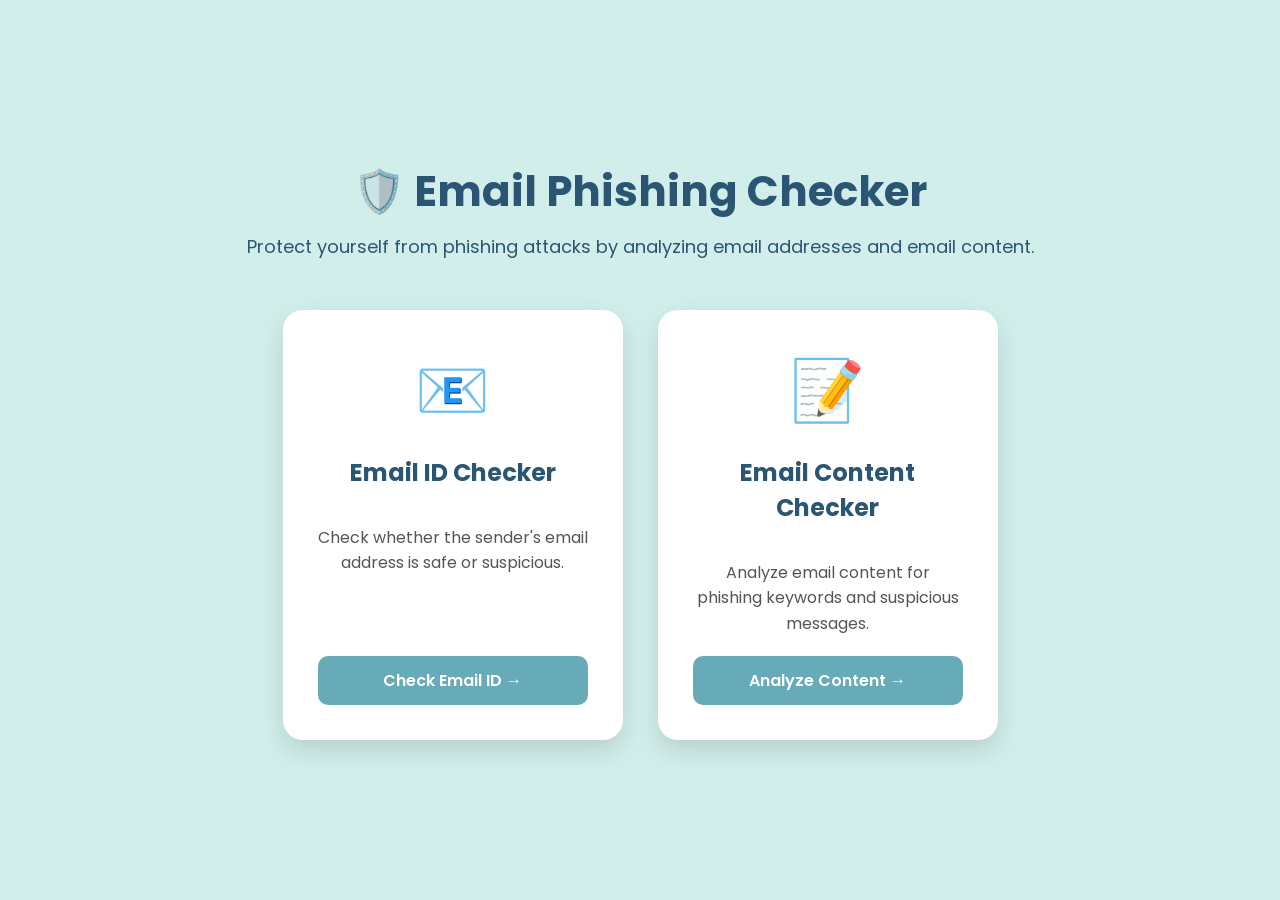
<file: frontend/index.html>
<!DOCTYPE html>
<html lang="en">

<head>
    <meta charset="UTF-8">
    <meta name="viewport" content="width=device-width, initial-scale=1.0">

    <!-- Website Title -->
    <title>🛡️  Email Phishing Checker</title>

    <!-- CSS File -->
    <link rel="stylesheet" href="css/style.css">

    <!-- Google Font -->
    <link href="https://fonts.googleapis.com/css2?family=Poppins:wght@300;400;500;600;700&display=swap"
        rel="stylesheet">
</head>

<body>

    <!-- Main Container -->
    <div class="container">

        <!-- Heading -->
        <h1>🛡️  Email Phishing Checker</h1>

        <!-- Description -->
        <p class="subtitle">
            Protect yourself from phishing attacks by analyzing email addresses and email content.
        </p>

        <!-- Cards -->
        <div class="card-container">

            <!-- Email ID Card -->
            <div class="card">

                <div class="icon">📧</div>

                <h2>Email ID Checker</h2>

                <p>
                    Check whether the sender's email address is safe or suspicious.
                </p>

                <button onclick="goToEmailID()">
                   Check Email ID →
                </button>

            </div>

            <!-- Email Content Card -->
            <div class="card">

                <div class="icon">📝</div>

                <h2>Email Content Checker</h2>

                <p>
                    Analyze email content for phishing keywords and suspicious messages.
                </p>

                <button onclick="goToContent()">
                    Analyze Content →
                </button>

            </div>

        </div>

    </div>

    <!-- JavaScript -->
    <script src="js/script.js"></script>

</body>

</html>
</file>
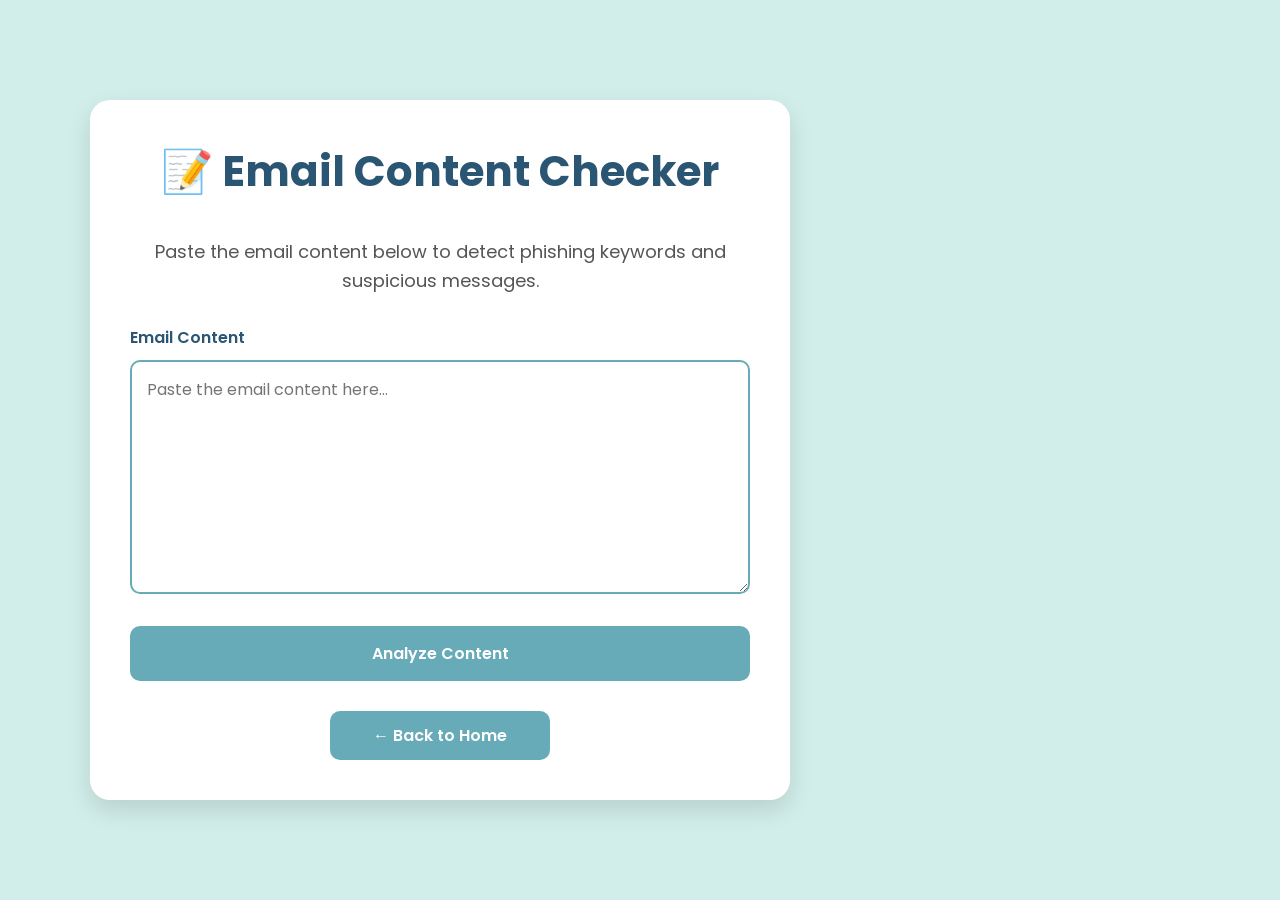
<file: frontend/email-content.html>
<!DOCTYPE html>
<html lang="en">

<head>
    <meta charset="UTF-8">
    <meta name="viewport" content="width=device-width, initial-scale=1.0">
    <title>Email Content Checker</title>

    <link rel="stylesheet" href="css/style.css">

    <link href="https://fonts.googleapis.com/css2?family=Poppins:wght@300;400;500;600;700&display=swap"
        rel="stylesheet">
</head>

<body>

    <div class="container">

        <div class="card checker-card">

            <h1>📝 Email Content Checker</h1>

            <p class="subtitle">
                Paste the email content below to detect phishing keywords and suspicious messages.
            </p>

            <div class="input-group">

                <label for="emailContent">
                    Email Content
                </label>

                <textarea
                    id="emailContent"
                    rows="8"
                    placeholder="Paste the email content here..."></textarea>

            </div>

            <button id="analyzeBtn">
                Analyze Content
            </button>

            <div class="result" id="contentResult">

                <h2>Analysis Result</h2>

                <p><strong>Status :</strong> <span id="contentStatus">Safe</span></p>

                <p><strong>Risk Score :</strong> <span id="contentRisk">10%</span></p>

                <div class="reason">

                    <h3>Reasons</h3>

                    <ul id="contentReasonList">
                    </ul>

                </div>

                <!-- NEW: shows the pasted content back with suspicious
                     phrases wrapped in <mark> tags by the backend, so the
                     user can see exactly which words triggered the score. -->
                <div class="reason">

                    <h3>Highlighted Content</h3>

                    <div id="highlightedContent" class="highlighted-box"></div>

                </div>

            </div>

            <button class="back-btn" onclick="window.location.href='index.html'">
                ← Back to Home
            </button>

        </div>

    </div>

    <script src="js/script.js"></script>

</body>

</html>
</file>
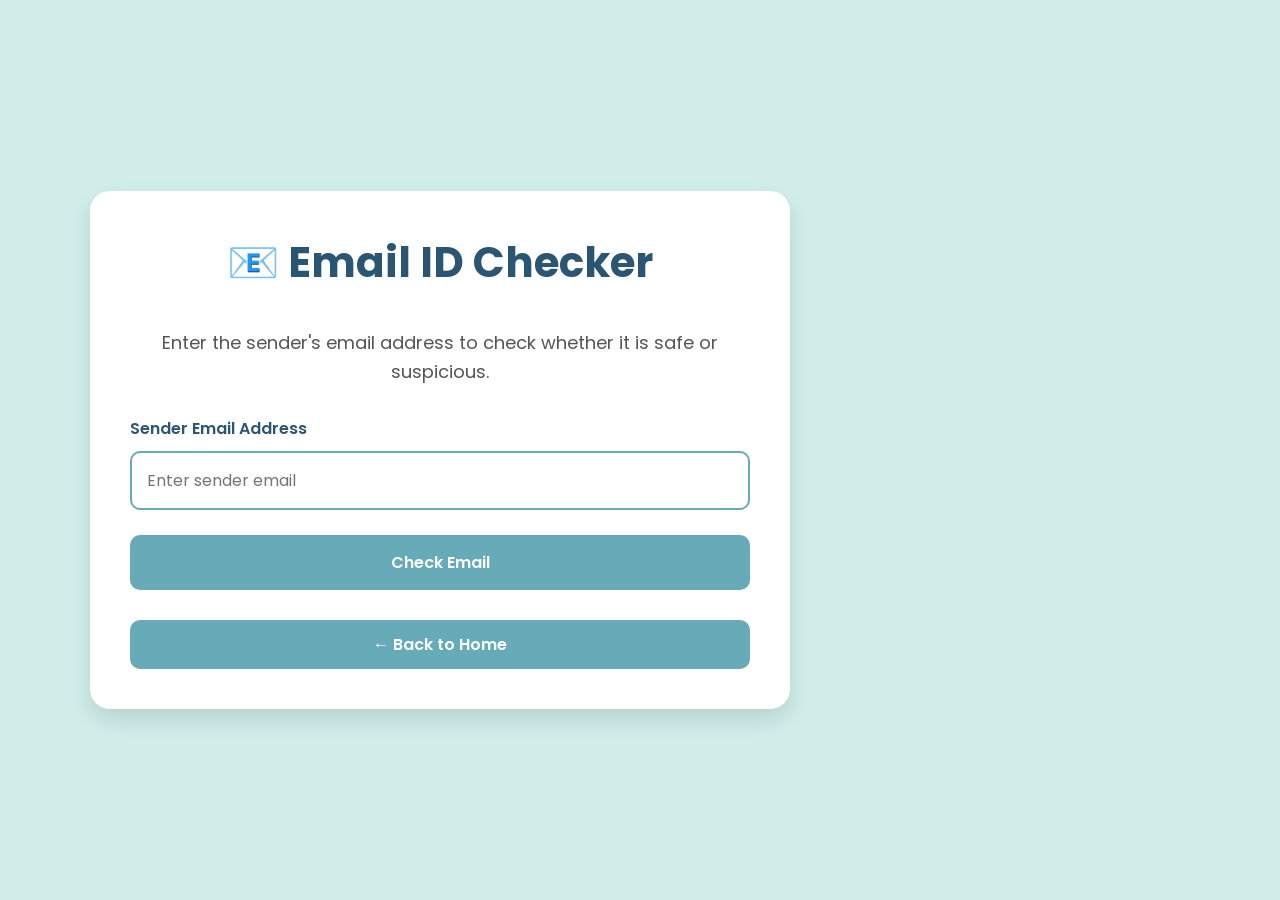
<file: frontend/email-id.html>
<!DOCTYPE html>
<html lang="en">

<head>
    <meta charset="UTF-8">
    <meta name="viewport" content="width=device-width, initial-scale=1.0">
    <title>Email ID Checker</title>

    <link rel="stylesheet" href="css/style.css">

    <link href="https://fonts.googleapis.com/css2?family=Poppins:wght@300;400;500;600;700&display=swap"
        rel="stylesheet">
</head>

<body>

    <div class="container">

        <div class="card checker-card">

            <h1>📧 Email ID Checker</h1>

            <p class="subtitle">
                Enter the sender's email address to check whether it is safe or suspicious.
            </p>

            <div class="input-group">

                <label for="email">
                    Sender Email Address
                </label>

                <input
                    type="email"
                    id="email"
                    placeholder="Enter sender email">

            </div>

            <button id="checkBtn">
                Check Email
            </button>

             <!-- Hidden initially  -->
            <div class="result" id="result">

                <h2>Email Analysis Result</h2>

                <p><strong>Username :</strong> <span id="usernamePart">-</span></p>

                <p><strong>Domain :</strong> <span id="domainPart">-</span></p>

                <p><strong>Status :</strong> <span id="status">Safe</span></p>

                <p><strong>Risk Score :</strong> <span id="risk">10%</span></p>

                <div class="reason">

                    <h3>Reasons</h3>

                    <ul id="reasonList">
                        <li>Valid email format</li>
                        <li>Trusted domain</li>
                    </ul>

                </div>

            </div>

            <button onclick="window.location.href='index.html'">
                 ← Back to Home
            </button>

        </div>

    </div>

    <script src="js/script.js"></script>

</body>

</html>
</file>
<file: frontend/css/style.css>
/* Google Font */
*{
    margin:0;
    padding:0;
    box-sizing:border-box;
    font-family:'Poppins',sans-serif;
}

html, body{
    width:100%;
    min-height:100vh;
}

body{
    background:#D1EEEA;
    min-height:100vh;
    display:flex;
    justify-content:center;
    align-items:center;
}

.container{
    width:90%;
    max-width:1100px;
    text-align:center;
}

h1{
    color:#2A5674;
    font-size:42px;
    margin-bottom:10px;
}

.subtitle{
    color:#2A5674;
    font-size:18px;
    margin-bottom:50px;
}

.card-container{
    display:flex;
    justify-content:center;
    gap:35px;
    flex-wrap:wrap;
}

.card{
    background:#FFFFFF;
    width:340px;
    padding:35px;
    border-radius:20px;
    box-shadow:0 10px 25px rgba(0,0,0,0.12);

    display:flex;
    flex-direction:column;
    justify-content:space-between;

    transition:.3s;
}

.card:hover{
    transform:translateY(-8px);
}

.icon{
    font-size:60px;
    margin-bottom:20px;
}

.card h2{
    color:#2A5674;
    margin-bottom:15px;
}

.card p{
    color:#555;
    line-height:1.6;
    margin:20px 0;

    flex-grow:1;
}

button{
    background:#68ABB8;
    color:white;
    border:none;
    padding:12px 35px;
    border-radius:10px;
    cursor:pointer;
    font-size:16px;
    font-weight:600;
    transition:.3s;
}

button:hover{
    background:#2A5674;
}

/* ============================= */
/* Email ID Checker Page */
/* ============================= */

.checker-card{
    width:700px;
    max-width:90%;
    background:#FFFFFF;
    padding:40px;
    border-radius:20px;
    box-shadow:0 10px 25px rgba(0,0,0,0.12);
    text-align:center;
}

.checker-card h1{
    color:#2A5674;
    margin-bottom:15px;
}

.checker-card .subtitle{
    color:#555;
    margin-bottom:30px;
    line-height:1.6;
}

.input-group{
    text-align:left;
    margin-bottom:25px;
}

.input-group label{
    display:block;
    margin-bottom:10px;
    font-size:16px;
    font-weight:600;
    color:#2A5674;
}

.input-group input{
    width:100%;
    padding:15px;
    border:2px solid #68ABB8;
    border-radius:10px;
    font-size:16px;
    outline:none;
    transition:0.3s;
}

.input-group input:focus{
    border-color:#2A5674;
    box-shadow:0 0 8px rgba(42,86,116,0.2);
}

#checkBtn{
    width:100%;
    padding:15px;
    margin-bottom:30px;
}

#analyzeBtn{
    width:100%;
    padding:15px;
    margin-bottom:30px;
}

/* ============================= */
/* Result Section */
/* ============================= */

.result{
    display:none;          /* Hidden initially */
    background:#F8FAFC;
    border-left:6px solid #68ABB8;
    border-radius:12px;
    padding:25px;
    text-align:left;
    margin-bottom:25px;
}

.result h2{
    color:#2A5674;
    margin-bottom:20px;
}

.result p{
    margin:10px 0;
}

.reason h3{
    margin-top:20px;
    color:#2A5674;
}

.reason ul{
    margin-top:10px;
    padding-left:20px;
}

.reason li{
    margin-bottom:8px;
}

/* ============================= */
/* Risk level colors */
/* Applied via JS: statusSpan.className = "safe" / "low-risk" / etc. */
/* These replace the old .safe / .danger pair with one class per level. */
/* ============================= */

.safe{
    color:#22C55E;
    font-weight:bold;
}

.low-risk{
    color:#84CC16;
    font-weight:bold;
}

.suspicious{
    color:#F59E0B;
    font-weight:bold;
}

.high-risk{
    color:#EF4444;
    font-weight:bold;
}

.invalid-email,
.invalid-content{
    color:#94A3B8;
    font-weight:bold;
}

.back-btn{
    width:220px;
    margin:auto;
}

textarea{
    width:100%;
    padding:15px;
    border:2px solid #68ABB8;
    border-radius:10px;
    font-size:16px;
    resize:vertical;
    outline:none;
    transition:.3s;
}

textarea:focus{
    border-color:#2A5674;
    box-shadow:0 0 8px rgba(42,86,116,0.2);
}

/* ============================= */
/* Highlighted Content box */
/* Shows the pasted email text back with suspicious phrases marked */
/* ============================= */

.highlighted-box{
    background:#FFFFFF;
    border:2px solid #68ABB8;
    border-radius:10px;
    padding:15px;
    white-space:pre-wrap;   /* keeps line breaks from the original text */
    word-wrap:break-word;
    line-height:1.6;
    color:#333;
}

.highlighted-box mark{
    background:#FDE68A;
    color:#92400E;
    padding:1px 3px;
    border-radius:4px;
    font-weight:600;
}
.highlight-red{
    color:#e53935;
    font-weight:bold;
}

.highlight-orange{
    color:#ff9800;
    font-weight:bold;
}

.highlight-blue{
    color:#1976d2;
    font-weight:bold;
}

.highlight-domain{
    color:#8e24aa;
    font-weight:bold;
}

.highlight-high{
    color:#d32f2f;
    font-weight:bold;
}

.highlight-medium{
    color:#fb8c00;
    font-weight:bold;
}
</file>
